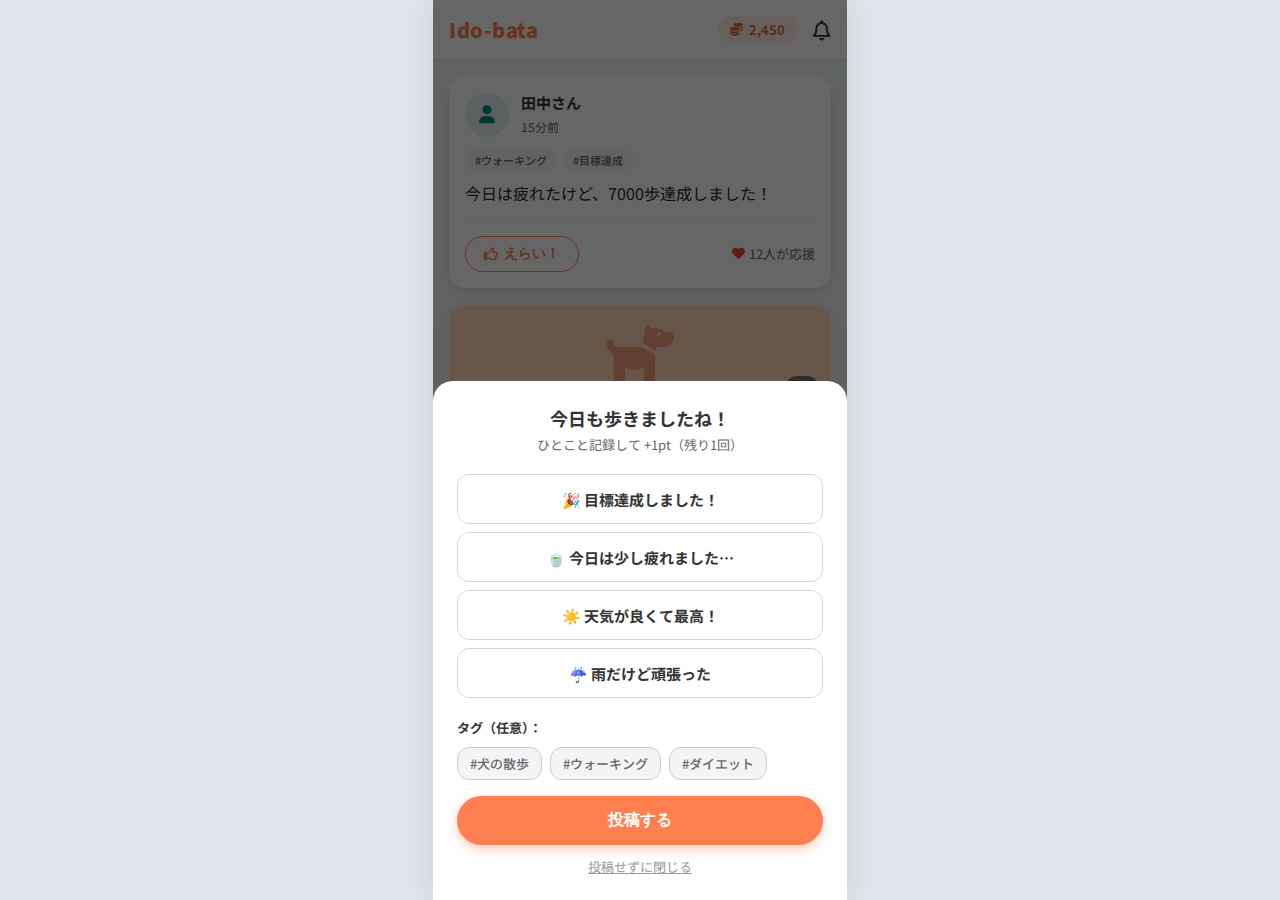
<file: ido-bata/index.html>
<!DOCTYPE html>
<html lang="ja">
<head>
    <meta charset="UTF-8">
    <meta name="viewport" content="width=device-width, initial-scale=1.0, maximum-scale=1.0, user-scalable=no">
    <title>Project Ido-bata Prototype v2.1</title>
    <link href="https://fonts.googleapis.com/css2?family=Noto+Sans+JP:wght@400;500;700;900&display=swap" rel="stylesheet">
    <link href="https://cdnjs.cloudflare.com/ajax/libs/font-awesome/6.4.0/css/all.min.css" rel="stylesheet">
    <style>
        /* CSSは前回と同じですが、念のため全て記載します */
        :root {
            --primary: #FF7F50;
            --primary-dark: #E66A3C;
            --primary-light: #FFF0E8;
            --accent: #20B2AA;
            --text-main: #333333;
            --text-sub: #666666;
            --bg-base: #F3F4F6;
            --white: #FFFFFF;
            --border: #E5E7EB;
            --shadow: 0 4px 12px rgba(0, 0, 0, 0.08);
            --safe-area-bottom: env(safe-area-inset-bottom);
        }

        * { box-sizing: border-box; -webkit-tap-highlight-color: transparent; }
        body {
            font-family: 'Noto Sans JP', sans-serif;
            background-color: #e0e5ec;
            color: var(--text-main);
            margin: 0; padding: 0;
            display: flex; justify-content: center;
            height: 100vh; overflow: hidden;
        }

        #app-container {
            width: 100%; max-width: 414px;
            background-color: var(--bg-base);
            height: 100%; position: relative;
            display: flex; flex-direction: column;
            overflow: hidden;
            box-shadow: 0 0 30px rgba(0,0,0,0.1);
        }

        /* Header */
        header {
            background-color: var(--white);
            padding: 12px 16px;
            border-bottom: 1px solid var(--border);
            display: flex; justify-content: space-between; align-items: center;
            z-index: 100; height: 60px;
        }
        .header-title { font-weight: 900; font-size: 20px; color: var(--primary); letter-spacing: 0.5px; }
        .header-actions { display: flex; align-items: center; gap: 16px; }
        .points-badge {
            background: var(--primary-light); color: var(--primary-dark);
            padding: 4px 12px; border-radius: 20px;
            font-size: 13px; font-weight: 700; display: flex; align-items: center; gap: 6px;
        }
        .notification-btn { position: relative; font-size: 20px; color: var(--text-main); cursor: pointer; }
        .noti-badge {
            position: absolute; top: -2px; right: -2px; width: 10px; height: 10px;
            background-color: #EF4444; border-radius: 50%; border: 2px solid var(--white); display: none;
        }

        /* Main */
        main { flex: 1; overflow-y: auto; padding-bottom: 90px; scroll-behavior: smooth; }
        .timeline-container { padding: 16px; }

        /* Post Card */
        .post-card {
            background: var(--white); border-radius: 16px; padding: 16px; margin-bottom: 16px;
            box-shadow: var(--shadow); transition: transform 0.2s;
        }
        .post-header { display: flex; align-items: center; margin-bottom: 12px; }
        .user-avatar {
            width: 44px; height: 44px; background-color: #E5E7EB; border-radius: 50%;
            display: flex; align-items: center; justify-content: center;
            font-size: 18px; color: #9CA3AF; margin-right: 12px; flex-shrink: 0;
        }
        .user-avatar.me { background-color: var(--primary-light); color: var(--primary); }
        .user-info h3 { margin: 0; font-size: 15px; font-weight: 700; }
        .user-info span { font-size: 12px; color: var(--text-sub); }
        .post-tags { display: flex; gap: 6px; margin-bottom: 10px; flex-wrap: wrap; }
        .tag-pill {
            background-color: #F3F4F6; color: var(--text-sub); padding: 3px 10px;
            border-radius: 12px; font-size: 11px; font-weight: 500;
        }
        .post-content { font-size: 16px; line-height: 1.6; margin-bottom: 16px; color: #1F2937; }
        .action-area {
            border-top: 1px solid #F3F4F6; padding-top: 12px;
            display: flex; justify-content: space-between; align-items: center;
        }
        .cheer-btn {
            background-color: var(--white); border: 1.5px solid var(--primary); color: var(--primary);
            padding: 8px 18px; border-radius: 24px; font-size: 14px; font-weight: 700;
            display: flex; align-items: center; gap: 6px; cursor: pointer; transition: all 0.2s;
        }
        .cheer-btn:active { transform: scale(0.95); }
        .cheer-btn.cheered { background-color: var(--primary); color: white; border-color: var(--primary); }
        .cheer-count { font-size: 13px; color: var(--text-sub); display: flex; align-items: center; gap: 4px; }

        /* Circle Card */
        .circle-recommend-card {
            background: linear-gradient(135deg, #ffffff 0%, #fef9f7 100%);
            border-radius: 16px; margin-bottom: 16px; box-shadow: 0 8px 20px rgba(255, 127, 80, 0.15);
            border: 1px solid var(--primary-light); overflow: hidden; position: relative;
        }
        .circle-header-img {
            height: 100px; background: #FFDAB9; position: relative;
            display: flex; align-items: center; justify-content: center;
            color: var(--primary-dark); font-size: 40px;
        }
        .circle-content { padding: 16px; }
        .circle-badge {
            display: inline-block; background: var(--accent); color: white;
            font-size: 11px; padding: 4px 8px; border-radius: 4px; margin-bottom: 8px; font-weight: 700;
        }
        .circle-title { font-size: 18px; font-weight: 700; margin: 0 0 4px 0; color: var(--text-main); }
        .circle-meta {
            font-size: 12px; color: var(--text-sub); display: flex; align-items: center; gap: 12px; margin-bottom: 12px;
        }
        .circle-desc { font-size: 14px; color: var(--text-main); margin-bottom: 16px; line-height: 1.5; }
        .join-btn {
            width: 100%; background: var(--primary); color: white; border: none;
            padding: 12px; border-radius: 50px; font-weight: 700; font-size: 15px;
            cursor: pointer; box-shadow: 0 4px 10px rgba(255, 127, 80, 0.3);
            display: flex; align-items: center; justify-content: center; gap: 8px;
            text-decoration: none; /* Link style reset */
        }
        .join-btn:active { transform: scale(0.98); }

        /* Notifications */
        #noti-dropdown {
            position: absolute; top: 60px; right: 16px; width: 300px; background: white;
            border-radius: 12px; box-shadow: 0 10px 40px rgba(0,0,0,0.15); z-index: 200;
            display: none; border: 1px solid var(--border);
        }
        .noti-item {
            padding: 12px 16px; border-bottom: 1px solid #f0f0f0; display: flex; gap: 12px;
            align-items: start; font-size: 13px; text-decoration: none; color: inherit;
        }
        .noti-item:hover { background-color: #fafafa; }
        .noti-icon { color: var(--accent); font-size: 16px; margin-top: 2px; }

        /* Nav */
        nav {
            position: absolute; bottom: 0; width: 100%; background-color: var(--white);
            border-top: 1px solid var(--border); display: flex; justify-content: space-around;
            padding: 10px 0 calc(10px + var(--safe-area-bottom)); z-index: 20;
        }
        .nav-item {
            display: flex; flex-direction: column; align-items: center; font-size: 10px;
            color: #9CA3AF; gap: 4px; text-decoration: none; width: 20%;
        }
        .nav-item.active { color: var(--primary); }
        .nav-item i { font-size: 22px; margin-bottom: 2px; }

        /* Modal */
        #walk-finish-modal {
            position: absolute; top: 0; left: 0; width: 100%; height: 100%;
            background: rgba(0,0,0,0.6); z-index: 1000; display: flex; flex-direction: column; justify-content: flex-end;
        }
        .modal-card {
            background: var(--white); border-radius: 20px 20px 0 0; padding: 24px;
            animation: slideUp 0.3s ease-out; max-height: 90vh; overflow-y: auto;
        }
        @keyframes slideUp { from { transform: translateY(100%); } to { transform: translateY(0); } }
        .option-btn {
            background: var(--white); border: 1px solid #D1D5DB; padding: 12px;
            border-radius: 12px; font-size: 15px; font-weight: 700; text-align: center;
            cursor: pointer; margin-bottom: 8px; display: flex; align-items: center; justify-content: center; min-height: 50px;
        }
        .option-btn.selected { border: 2px solid var(--primary); background-color: var(--primary-light); color: var(--primary); }
        .submit-btn {
            background: var(--primary); color: white; width: 100%; padding: 14px;
            border-radius: 50px; font-size: 16px; font-weight: 700; border: none; margin-top: 16px;
            box-shadow: 0 4px 12px rgba(255, 127, 80, 0.4);
        }
        
        /* Reward Overlay */
        #reward-overlay {
            position: absolute; top: 0; left: 0; width: 100%; height: 100%;
            pointer-events: none; z-index: 2000; display: none; align-items: center; justify-content: center;
        }
        .reward-badge {
            background: rgba(255, 255, 255, 0.98); padding: 24px 48px; border-radius: 20px;
            box-shadow: 0 10px 40px rgba(0,0,0,0.2); text-align: center;
            animation: popIn 0.4s cubic-bezier(0.175, 0.885, 0.32, 1.275); border: 3px solid var(--primary);
        }
        @keyframes popIn { 0% { transform: scale(0); opacity: 0; } 100% { transform: scale(1); opacity: 1; } }
    </style>
</head>
<body>

    <div id="app-container">
        <header>
            <div class="header-title">Ido-bata</div>
            <div class="header-actions">
                <div class="points-badge">
                    <i class="fas fa-coins"></i> <span id="user-points">2,450</span>
                </div>
                <div class="notification-btn" onclick="toggleNoti()">
                    <i class="far fa-bell"></i>
                    <div class="noti-badge" id="noti-badge"></div>
                </div>
            </div>
        </header>

        <div id="noti-dropdown">
            <a href="circle-detail.html" class="noti-item">
                <div class="noti-icon"><i class="fas fa-users"></i></div>
                <div>
                    <strong>サークルのお誘い</strong><br>
                    「愛犬とウォーキング部」へ招待されました
                </div>
            </a>
            <div class="noti-item">
                <div class="noti-icon"><i class="fas fa-heart" style="color:#EF4444"></i></div>
                <div>
                    <strong>田中さん</strong>があなたの投稿を応援しました
                </div>
            </div>
        </div>

        <main id="main-content">
            <div class="timeline-container" id="timeline">
                
                <div class="post-card">
                    <div class="post-header">
                        <div class="user-avatar" style="background: #E0F2F1; color: #00897B;"><i class="fas fa-user"></i></div>
                        <div class="user-info"><h3>田中さん</h3><span>15分前</span></div>
                    </div>
                    <div class="post-tags"><span class="tag-pill">#ウォーキング</span><span class="tag-pill">#目標達成</span></div>
                    <div class="post-content">今日は疲れたけど、7000歩達成しました！</div>
                    <div class="action-area">
                        <button class="cheer-btn" onclick="cheerPost(this)"><i class="far fa-thumbs-up"></i> えらい！</button>
                        <div class="cheer-count"><i class="fas fa-heart" style="color: #EF4444;"></i> 12人が応援</div>
                    </div>
                </div>

                <div class="circle-recommend-card">
                    <div class="circle-header-img">
                        <i class="fas fa-dog" style="opacity:0.5; font-size:60px;"></i>
                        <span style="position:absolute; bottom:8px; right:12px; font-size:12px; background:rgba(0,0,0,0.5); color:white; padding:2px 8px; border-radius:10px;">PR</span>
                    </div>
                    <div class="circle-content">
                        <span class="circle-badge">あなたにおすすめ</span>
                        <h3 class="circle-title">🐶 愛犬とウォーキング部</h3>
                        <div class="circle-meta">
                            <span><i class="fas fa-users"></i> メンバー 1,240人</span>
                            <span><i class="fas fa-comment-dots"></i> 1日50件の投稿</span>
                        </div>
                        <p class="circle-desc">わんちゃんと一緒に歩いている方、写真を見せ合いませんか？犬種は問いません！</p>
                        
                        <a href="circle-detail.html" class="join-btn">
                            <i class="fas fa-sign-in-alt"></i> サークルに参加する
                        </a>
                    </div>
                </div>

                <div class="post-card">
                    <div class="post-header">
                        <div class="user-avatar" style="background: #FFF3E0; color: #F57C00;"><i class="fas fa-user"></i></div>
                        <div class="user-info"><h3>鈴木さん</h3><span>32分前</span></div>
                    </div>
                    <div class="post-tags"><span class="tag-pill">#健康管理</span><span class="tag-pill">#血圧</span></div>
                    <div class="post-content">今朝の血圧は128/82。お酢を飲み始めてから調子がいいみたい。</div>
                    <div class="action-area">
                        <button class="cheer-btn" onclick="cheerPost(this)"><i class="far fa-thumbs-up"></i> すごい！</button>
                        <div class="cheer-count"><i class="fas fa-heart" style="color: #EF4444;"></i> 8人が応援</div>
                    </div>
                </div>

            </div>
        </main>

        <nav>
            <a href="#" class="nav-item"><i class="fas fa-shoe-prints"></i>歩数</a>
            <a href="#" class="nav-item active"><i class="fas fa-comments"></i>広場</a>
            
            <a href="circle-detail.html" class="nav-item">
                <i class="fas fa-users"></i>サークル
            </a>
            
            <a href="#" class="nav-item"><i class="fas fa-gift"></i>交換</a>
            <a href="#" class="nav-item"><i class="fas fa-cog"></i>設定</a>
        </nav>

        <div id="walk-finish-modal">
            <div class="modal-card">
                <h2 style="text-align:center; font-size:18px; margin:0 0 4px 0;">今日も歩きましたね！</h2>
                <p style="text-align:center; color:#666; font-size:13px; margin:0 0 20px 0;">ひとこと記録して +1pt（残り1回）</p>
                <div class="option-btn" onclick="selectOption(this)">🎉 目標達成しました！</div>
                <div class="option-btn" onclick="selectOption(this)">🍵 今日は少し疲れました…</div>
                <div class="option-btn" onclick="selectOption(this)">☀️ 天気が良くて最高！</div>
                <div class="option-btn" onclick="selectOption(this)">☔️ 雨だけど頑張った</div>
                <div style="margin:20px 0 10px 0; font-size:13px; font-weight:700;">タグ（任意）：</div>
                <div style="display:flex; gap:8px; flex-wrap:wrap;">
                    <span class="tag-pill" style="border:1px solid #ccc; padding:6px 12px; font-size:13px;" onclick="toggleTag(this)">#犬の散歩</span>
                    <span class="tag-pill" style="border:1px solid #ccc; padding:6px 12px; font-size:13px;" onclick="toggleTag(this)">#ウォーキング</span>
                    <span class="tag-pill" style="border:1px solid #ccc; padding:6px 12px; font-size:13px;" onclick="toggleTag(this)">#ダイエット</span>
                </div>
                <button class="submit-btn" onclick="submitPost()">投稿する</button>
                <div style="text-align:center; margin-top:12px; font-size:13px; color:#999; text-decoration:underline;" onclick="closeModal()">投稿せずに閉じる</div>
            </div>
        </div>
        <div id="reward-overlay">
            <div class="reward-badge">
                <div style="font-size:32px; color:var(--primary); font-weight:900;">+1 pt</div>
                <div style="font-size:14px; color:#333; margin-top:4px;">ナイス投稿！</div>
            </div>
        </div>

    </div>

    <script>
        // JS Logic (Same as before)
        let selectedMessage = "";
        let currentPoints = 2450;
        let isNotiOpen = false;

        function selectOption(el) {
            document.querySelectorAll('.option-btn').forEach(btn => btn.classList.remove('selected'));
            el.classList.add('selected');
            selectedMessage = el.innerText.replace(/[\u2700-\u27BF]|[\uE000-\uF8FF]|\uD83C[\uDC00-\uDFFF]|\uD83D[\uDC00-\uDFFF]|[\u2011-\u26FF]|\uD83E[\uDD10-\uDDFF]/g, '').trim();
        }
        function toggleTag(el) {
            if(el.style.backgroundColor === 'rgb(32, 178, 170)') {
                 el.style.backgroundColor = ''; el.style.color = '#666'; el.style.borderColor = '#ccc';
            } else {
                el.style.backgroundColor = '#20B2AA'; el.style.color = 'white'; el.style.borderColor = '#20B2AA';
            }
        }
        function closeModal() { document.getElementById('walk-finish-modal').style.display = 'none'; }
        function toggleNoti() {
            const dropdown = document.getElementById('noti-dropdown');
            const badge = document.getElementById('noti-badge');
            if(isNotiOpen) { dropdown.style.display = 'none'; } 
            else { dropdown.style.display = 'block'; badge.style.display = 'none'; }
            isNotiOpen = !isNotiOpen;
        }
        function showReward(points) {
            const overlay = document.getElementById('reward-overlay');
            const txt = overlay.querySelector('div div:first-child');
            txt.innerText = `+${points} pt`;
            overlay.style.display = 'flex';
            currentPoints += points;
            setTimeout(() => {
                document.getElementById('user-points').innerText = currentPoints.toLocaleString();
                overlay.style.display = 'none';
            }, 1500);
        }
        function submitPost() {
            if(!selectedMessage) { alert("メッセージを選んでください"); return; }
            closeModal(); showReward(1);
            const timeline = document.getElementById('timeline');
            const html = `
                <div class="post-card" style="border: 2px solid var(--primary-light);">
                    <div class="post-header"><div class="user-avatar me"><i class="fas fa-user"></i></div><div class="user-info"><h3>わたし</h3><span>たった今</span></div></div>
                    <div class="post-content">${selectedMessage}</div>
                    <div class="action-area"><div class="cheer-count" style="color:var(--primary); font-weight:bold;"><i class="fas fa-spinner fa-spin"></i> みんなが見ています...</div></div>
                </div>`;
            timeline.insertAdjacentHTML('afterbegin', html);
            setTimeout(() => {
                const badge = document.getElementById('noti-badge'); badge.style.display = 'block';
                const newPost = timeline.firstElementChild;
                newPost.querySelector('.action-area').innerHTML = `<button class="cheer-btn" onclick="cheerPost(this)"><i class="far fa-thumbs-up"></i> えらい！</button><div class="cheer-count"><i class="fas fa-heart" style="color:#EF4444"></i> 1人が応援</div>`;
            }, 3000);
        }
        function cheerPost(btn) {
            if(btn.classList.contains('cheered')) return;
            btn.classList.add('cheered'); btn.innerHTML = '<i class="fas fa-check"></i> 応援済';
            showReward(1);
            const countEl = btn.nextElementSibling;
            let count = parseInt(countEl.innerText.replace(/[^0-9]/g, ''));
            countEl.innerHTML = `<i class="fas fa-heart" style="color:#EF4444"></i> ${count + 1}人が応援`;
        }
        window.onload = function() {
            setTimeout(() => { document.getElementById('noti-badge').style.display = 'block'; }, 1000);
        }
    </script>
</body>
</html>
</file>
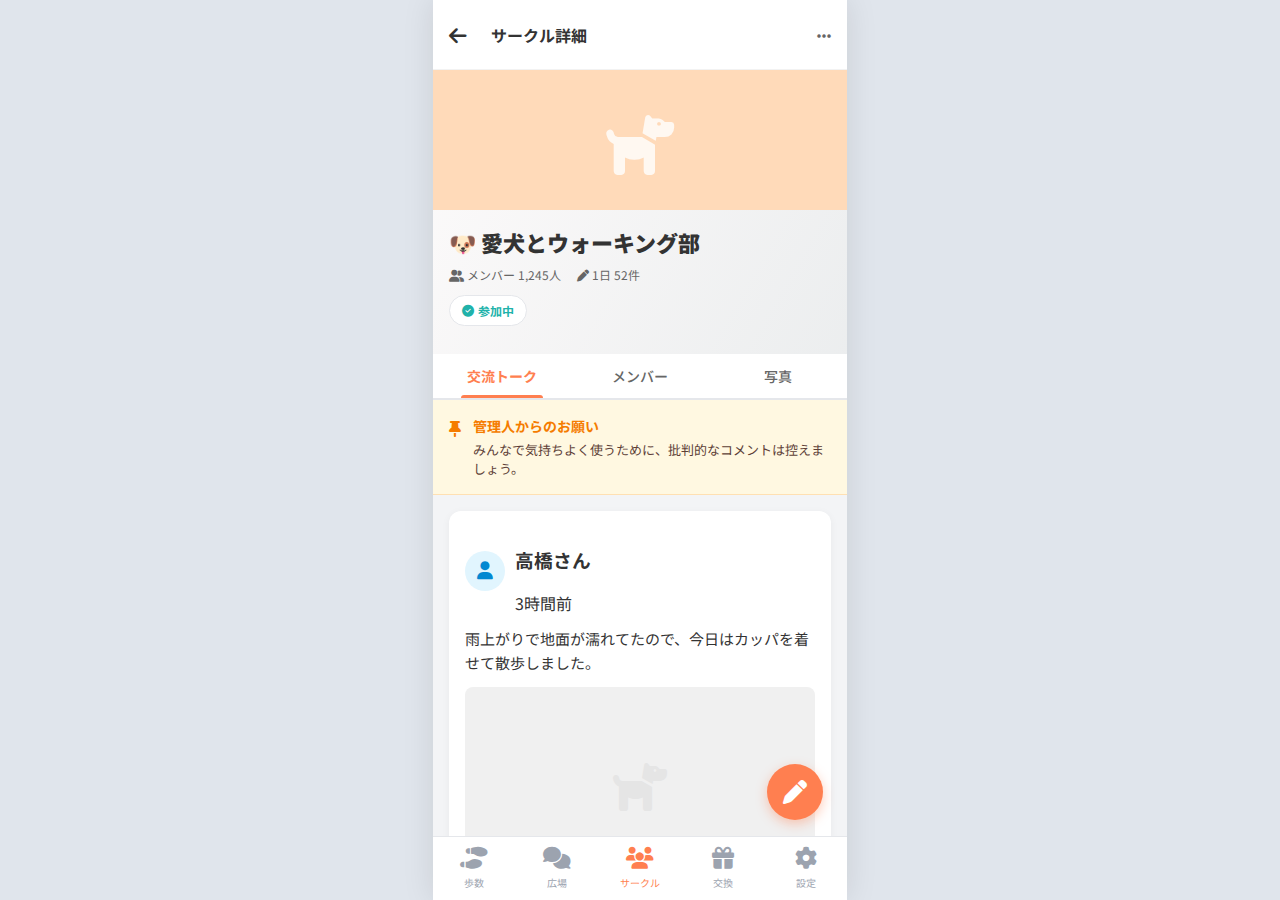
<file: ido-bata/circle-detail.html>
<!DOCTYPE html>
<html lang="ja">
<head>
    <meta charset="UTF-8">
    <meta name="viewport" content="width=device-width, initial-scale=1.0, maximum-scale=1.0, user-scalable=no">
    <title>愛犬とウォーキング部 - Ido-bata</title>
    <link href="https://fonts.googleapis.com/css2?family=Noto+Sans+JP:wght@400;500;700;900&display=swap" rel="stylesheet">
    <link href="https://cdnjs.cloudflare.com/ajax/libs/font-awesome/6.4.0/css/all.min.css" rel="stylesheet">
    <style>
        :root {
            --primary: #FF7F50;
            --primary-light: #FFF0E8;
            --accent: #20B2AA;
            --text-main: #333333;
            --text-sub: #666666;
            --bg-base: #F3F4F6;
            --white: #FFFFFF;
            --border: #E5E7EB;
            --shadow: 0 4px 12px rgba(0, 0, 0, 0.08);
            --safe-area-bottom: env(safe-area-inset-bottom);
        }

        * { box-sizing: border-box; -webkit-tap-highlight-color: transparent; }
        body {
            font-family: 'Noto Sans JP', sans-serif;
            background-color: #e0e5ec;
            color: var(--text-main);
            margin: 0; padding: 0;
            display: flex; justify-content: center;
            height: 100vh; overflow: hidden;
        }

        #app-container {
            width: 100%; max-width: 414px;
            background-color: var(--bg-base);
            height: 100%; position: relative;
            display: flex; flex-direction: column;
            overflow: hidden;
            box-shadow: 0 0 30px rgba(0,0,0,0.1);
        }

        /* Header */
        .circle-header { background-color: var(--white); position: relative; z-index: 10; }
        .nav-bar {
            padding: 12px 16px; display: flex; align-items: center; gap: 16px;
            border-bottom: 1px solid rgba(0,0,0,0.05);
        }
        /* ★LINK: Back Button Style */
        .back-btn {
            font-size: 20px; color: var(--text-main); cursor: pointer;
            padding: 8px; margin-left: -8px; text-decoration: none;
        }
        .header-title { font-weight: 700; font-size: 16px; }

        /* Hero Section */
        .hero-section {
            background: linear-gradient(120deg, #fdfbfb 0%, #ebedee 100%);
            padding-bottom: 0; border-bottom: 1px solid var(--border);
        }
        .cover-image {
            width: 100%; height: 140px; background-color: #FFDAB9;
            position: relative; overflow: hidden;
            display: flex; align-items: center; justify-content: center;
        }
        .cover-icon { font-size: 60px; color: rgba(255,255,255,0.8); }

        .circle-info { padding: 16px; }
        .circle-name { font-size: 22px; font-weight: 900; margin: 0 0 8px 0; color: var(--text-main); }
        .circle-stats { font-size: 12px; color: var(--text-sub); display: flex; gap: 16px; margin-bottom: 12px; }
        .join-status-btn {
            background: var(--white); border: 1px solid var(--border);
            padding: 6px 12px; border-radius: 20px; font-size: 12px; font-weight: 700;
            color: var(--accent); display: inline-flex; align-items: center; gap: 4px;
        }

        /* Tabs */
        .tabs { display: flex; background: var(--white); border-bottom: 1px solid var(--border); margin-top: 12px; }
        .tab-item {
            flex: 1; text-align: center; padding: 12px 0;
            font-size: 14px; color: var(--text-sub); font-weight: 500;
            position: relative; cursor: pointer;
        }
        .tab-item.active { color: var(--primary); font-weight: 700; }
        .tab-item.active::after {
            content: ''; position: absolute; bottom: 0; left: 20%; width: 60%;
            height: 3px; background: var(--primary); border-radius: 3px 3px 0 0;
        }

        /* Main Content Area */
        main { flex: 1; overflow-y: auto; padding: 0 0 100px 0; scroll-behavior: smooth; }
        
        /* Tab Views Control */
        .view-section { display: none; animation: fadeIn 0.3s ease; }
        .view-section.active-view { display: block; }
        @keyframes fadeIn { from { opacity: 0; } to { opacity: 1; } }

        /* --- Feed View Styles --- */
        .pinned-post { background: #FFF8E1; padding: 16px; border-bottom: 1px solid #FFE0B2; display: flex; gap: 12px; }
        .post-list { padding: 16px; }
        .c-post-card {
            background: var(--white); border-radius: 12px; padding: 16px;
            margin-bottom: 16px; box-shadow: 0 2px 8px rgba(0,0,0,0.05);
        }
        .c-post-header { display: flex; justify-content: space-between; margin-bottom: 12px; }
        .c-user { display: flex; gap: 10px; align-items: center; }
        .c-avatar {
            width: 40px; height: 40px; border-radius: 50%; background: #eee;
            display: flex; align-items: center; justify-content: center; font-size: 18px; color: #999;
        }
        .c-body { font-size: 15px; line-height: 1.6; margin-bottom: 12px; }
        .c-image {
            width: 100%; height: 200px; background-color: #f0f0f0; border-radius: 8px;
            margin-bottom: 12px; display: flex; align-items: center; justify-content: center; color: #ccc;
        }
        .c-footer { border-top: 1px solid #f0f0f0; padding-top: 10px; display: flex; gap: 16px; }
        .c-action { font-size: 13px; color: var(--text-sub); display: flex; align-items: center; gap: 6px; cursor: pointer; }

        /* --- Member View Styles --- */
        .member-list { background: var(--white); }
        .member-header {
            padding: 12px 16px; background: #F9FAFB; font-size: 13px;
            font-weight: 700; color: #666; border-bottom: 1px solid #eee;
        }
        .member-item {
            padding: 16px; border-bottom: 1px solid #f0f0f0; display: flex;
            align-items: center; justify-content: space-between;
        }
        .m-info { display: flex; align-items: center; gap: 12px; }
        .m-name { font-size: 15px; font-weight: 700; margin-bottom: 2px; }
        .m-badge { font-size: 11px; color: var(--primary); border: 1px solid var(--primary); padding: 1px 6px; border-radius: 4px; margin-left: 6px;}
        .m-sub { font-size: 12px; color: #999; }
        .hello-btn {
            padding: 6px 12px; background: var(--primary-light); color: var(--primary);
            border-radius: 20px; font-size: 12px; font-weight: 700; border: none; cursor: pointer;
        }
        .hello-btn.done { background: #eee; color: #999; }

        /* --- Gallery View Styles --- */
        .gallery-grid {
            display: grid; grid-template-columns: repeat(3, 1fr); gap: 2px;
            padding-top: 2px;
        }
        .gallery-item {
            position: relative; width: 100%; padding-bottom: 100%; /* Square */
            background: #ddd; overflow: hidden; cursor: pointer;
        }
        .gallery-img {
            position: absolute; top: 0; left: 0; width: 100%; height: 100%;
            object-fit: cover; transition: transform 0.3s;
        }
        .gallery-item:hover .gallery-img { transform: scale(1.05); }

        /* FAB */
        .fab-btn {
            position: absolute; bottom: 80px; right: 24px; width: 56px; height: 56px;
            background: var(--primary); color: white; border-radius: 50%;
            display: flex; align-items: center; justify-content: center; font-size: 24px;
            box-shadow: 0 4px 12px rgba(255, 127, 80, 0.4); cursor: pointer; z-index: 100;
        }

        /* Nav */
        nav {
            position: absolute; bottom: 0; width: 100%; background-color: var(--white);
            border-top: 1px solid var(--border); display: flex; justify-content: space-around;
            padding: 10px 0 calc(10px + var(--safe-area-bottom)); z-index: 20;
        }
        .nav-item {
            display: flex; flex-direction: column; align-items: center; font-size: 10px;
            color: #9CA3AF; gap: 4px; text-decoration: none; width: 20%;
        }
        .nav-item.active { color: var(--primary); }
        .nav-item i { font-size: 22px; margin-bottom: 2px; }

        /* Image Modal */
        #img-modal {
            position: absolute; top:0; left:0; width:100%; height:100%;
            background: rgba(0,0,0,0.9); z-index: 2000; display: none;
            flex-direction: column; justify-content: center; align-items: center;
        }
        #img-modal img { max-width: 100%; max-height: 80%; }
        .close-modal { position: absolute; top: 40px; right: 20px; color: white; font-size: 30px; cursor: pointer; }

    </style>
</head>
<body>

    <div id="app-container">
        <div class="circle-header">
            <div class="nav-bar">
                <a href="index.html" class="back-btn">
                    <i class="fas fa-arrow-left"></i>
                </a>
                <div class="header-title">サークル詳細</div>
                <div style="margin-left:auto; color:#666;"><i class="fas fa-ellipsis-h"></i></div>
            </div>
        </div>

        <main>
            <div class="hero-section">
                <div class="cover-image">
                    <div class="cover-icon"><i class="fas fa-dog"></i></div>
                </div>
                <div class="circle-info">
                    <h1 class="circle-name">
                        🐶 愛犬とウォーキング部
                    </h1>
                    <div class="circle-stats">
                        <span><i class="fas fa-user-friends"></i> メンバー 1,245人</span>
                        <span><i class="fas fa-pen"></i> 1日 52件</span>
                    </div>
                    <div class="join-status-btn">
                        <i class="fas fa-check-circle"></i> 参加中
                    </div>
                </div>

                <div class="tabs">
                    <div class="tab-item active" onclick="switchTab('feed', this)">交流トーク</div>
                    <div class="tab-item" onclick="switchTab('members', this)">メンバー</div>
                    <div class="tab-item" onclick="switchTab('gallery', this)">写真</div>
                </div>
            </div>

            <div id="view-feed" class="view-section active-view">
                <div class="pinned-post">
                    <div style="color:#F57C00;"><i class="fas fa-thumbtack"></i></div>
                    <div>
                        <h4 style="margin:0 0 4px 0; font-size:14px; color:#F57C00;">管理人からのお願い</h4>
                        <p style="margin:0; font-size:13px; color:#5D4037;">みんなで気持ちよく使うために、批判的なコメントは控えましょう。</p>
                    </div>
                </div>

                <div class="post-list">
                    <div class="c-post-card">
                        <div class="c-post-header">
                            <div class="c-user">
                                <div class="c-avatar" style="background:#E1F5FE; color:#0288D1;"><i class="fas fa-user"></i></div>
                                <div class="c-meta"><h3>高橋さん</h3><span>3時間前</span></div>
                            </div>
                        </div>
                        <div class="c-body">雨上がりで地面が濡れてたので、今日はカッパを着せて散歩しました。</div>
                        <div class="c-image">
                            <i class="fas fa-dog" style="font-size:48px; opacity:0.3;"></i>
                        </div>
                        <div class="c-footer">
                            <div class="c-action" onclick="toggleLike(this)"><i class="far fa-heart"></i> 応援 24</div>
                            <div class="c-action"><i class="far fa-comment"></i> コメント 3</div>
                        </div>
                    </div>
                    <div class="c-post-card">
                        <div class="c-post-header">
                            <div class="c-user">
                                <div class="c-avatar" style="background:#FCE4EC; color:#C2185B;"><i class="fas fa-user"></i></div>
                                <div class="c-meta"><h3>渡辺さん</h3><span>5時間前</span></div>
                            </div>
                        </div>
                        <div class="c-body">公園の桜が咲き始めましたよ🌸皆さんの近くはどうですか？</div>
                        <div class="c-footer">
                            <div class="c-action" onclick="toggleLike(this)"><i class="far fa-heart"></i> 応援 18</div>
                            <div class="c-action"><i class="far fa-comment"></i> コメント 0</div>
                        </div>
                    </div>
                </div>
            </div>

            <div id="view-members" class="view-section">
                <div class="member-list">
                    <div class="member-header">運営・管理人</div>
                    <div class="member-item">
                        <div class="m-info">
                            <div class="c-avatar" style="background:#333; color:#fff;"><i class="fas fa-user-shield"></i></div>
                            <div>
                                <div class="m-name">事務局わんこ <span class="m-badge">公式</span></div>
                                <div class="m-sub">いつも見守っています</div>
                            </div>
                        </div>
                    </div>
                    <div class="member-item">
                        <div class="m-info">
                            <div class="c-avatar" style="background:#FFEB3B; color:#F57F17;"><i class="fas fa-crown"></i></div>
                            <div>
                                <div class="m-name">リーダー佐々木 <span class="m-badge">管理人</span></div>
                                <div class="m-sub">柴犬2匹飼ってます</div>
                            </div>
                        </div>
                        <button class="hello-btn" onclick="sayHello(this)">挨拶</button>
                    </div>

                    <div class="member-header">メンバー (1,243名)</div>
                    <div class="member-item">
                        <div class="m-info">
                            <div class="c-avatar" style="background:#E1F5FE; color:#0288D1;"><i class="fas fa-user"></i></div>
                            <div>
                                <div class="m-name">高橋さん</div>
                                <div class="m-sub">3時間前にログイン</div>
                            </div>
                        </div>
                        <button class="hello-btn" onclick="sayHello(this)">挨拶</button>
                    </div>
                    <div class="member-item">
                        <div class="m-info">
                            <div class="c-avatar" style="background:#FCE4EC; color:#C2185B;"><i class="fas fa-user"></i></div>
                            <div>
                                <div class="m-name">渡辺さん</div>
                                <div class="m-sub">今日 6,000歩</div>
                            </div>
                        </div>
                        <button class="hello-btn" onclick="sayHello(this)">挨拶</button>
                    </div>
                    <div class="member-item">
                        <div class="m-info">
                            <div class="c-avatar" style="background:#E8F5E9; color:#2E7D32;"><i class="fas fa-user"></i></div>
                            <div>
                                <div class="m-name">加藤さん</div>
                                <div class="m-sub">トイプードル大好き</div>
                            </div>
                        </div>
                        <button class="hello-btn" onclick="sayHello(this)">挨拶</button>
                    </div>
                </div>
            </div>

            <div id="view-gallery" class="view-section">
                <div class="gallery-grid">
                    <div class="gallery-item" onclick="openImage(this, '#FFCCBC')">
                        <div class="gallery-img" style="background:#FFCCBC; display:flex; align-items:center; justify-content:center; color:white; font-size:30px;"><i class="fas fa-dog"></i></div>
                    </div>
                    <div class="gallery-item" onclick="openImage(this, '#C5CAE9')">
                        <div class="gallery-img" style="background:#C5CAE9; display:flex; align-items:center; justify-content:center; color:white; font-size:30px;"><i class="fas fa-tree"></i></div>
                    </div>
                    <div class="gallery-item" onclick="openImage(this, '#B2DFDB')">
                        <div class="gallery-img" style="background:#B2DFDB; display:flex; align-items:center; justify-content:center; color:white; font-size:30px;"><i class="fas fa-sun"></i></div>
                    </div>
                    <div class="gallery-item" onclick="openImage(this, '#F0F4C3')">
                        <div class="gallery-img" style="background:#F0F4C3; display:flex; align-items:center; justify-content:center; color:white; font-size:30px;"><i class="fas fa-paw"></i></div>
                    </div>
                    <div class="gallery-item" onclick="openImage(this, '#E1BEE7')">
                        <div class="gallery-img" style="background:#E1BEE7; display:flex; align-items:center; justify-content:center; color:white; font-size:30px;"><i class="fas fa-camera"></i></div>
                    </div>
                    <div class="gallery-item" onclick="openImage(this, '#FFAB91')">
                        <div class="gallery-img" style="background:#FFAB91; display:flex; align-items:center; justify-content:center; color:white; font-size:30px;"><i class="fas fa-bone"></i></div>
                    </div>
                </div>
                <div style="padding:20px; text-align:center; color:#999; font-size:13px;">
                    これ以上は読み込めません
                </div>
            </div>

        </main>

        <div class="fab-btn" id="fab-btn" onclick="alert('投稿機能は前回と同じです')">
            <i class="fas fa-pen"></i>
        </div>

        <nav>
            <a href="index.html" class="nav-item"><i class="fas fa-shoe-prints"></i>歩数</a>
            <a href="index.html" class="nav-item"><i class="fas fa-comments"></i>広場</a>
            
            <a href="#" class="nav-item active"><i class="fas fa-users"></i>サークル</a>
            <a href="#" class="nav-item"><i class="fas fa-gift"></i>交換</a>
            <a href="#" class="nav-item"><i class="fas fa-cog"></i>設定</a>
        </nav>

        <div id="img-modal" onclick="this.style.display='none'">
            <div class="close-modal">&times;</div>
            <div id="modal-img-content" style="width:300px; height:300px; background:white; display:flex; align-items:center; justify-content:center; font-size:100px; color:rgba(0,0,0,0.2);">
                <i class="fas fa-dog"></i>
            </div>
            <div style="color:white; margin-top:20px;">タップして閉じる</div>
        </div>

    </div>

    <script>
        // Tab Switching Logic
        function switchTab(tabName, element) {
            // Update Tab UI
            document.querySelectorAll('.tab-item').forEach(el => el.classList.remove('active'));
            element.classList.add('active');

            // Update View Content
            document.querySelectorAll('.view-section').forEach(el => el.classList.remove('active-view'));
            
            if (tabName === 'feed') {
                document.getElementById('view-feed').classList.add('active-view');
                document.getElementById('fab-btn').style.display = 'flex';
            } else if (tabName === 'members') {
                document.getElementById('view-members').classList.add('active-view');
                document.getElementById('fab-btn').style.display = 'none';
            } else if (tabName === 'gallery') {
                document.getElementById('view-gallery').classList.add('active-view');
                document.getElementById('fab-btn').style.display = 'flex'; // Allow photo upload
            }
        }

        // Like Interaction
        function toggleLike(el) {
            const icon = el.querySelector('i');
            if (icon.classList.contains('far')) {
                icon.classList.remove('far'); icon.classList.add('fas');
                icon.style.color = '#EF4444'; el.style.color = '#EF4444';
                let text = el.innerText;
                let num = parseInt(text.replace(/[^0-9]/g, ''));
                el.innerHTML = `<i class="fas fa-heart" style="color:#EF4444;"></i> 応援 ${num + 1}`;
            }
        }

        // Say Hello Interaction
        function sayHello(btn) {
            if(btn.classList.contains('done')) return;
            btn.innerText = "挨拶済";
            btn.classList.add('done');
            alert("挨拶を送りました！\n相手に通知が届きます。");
        }

        // Image Modal
        function openImage(el, color) {
            const modal = document.getElementById('img-modal');
            const content = document.getElementById('modal-img-content');
            const iconClass = el.querySelector('i').className;
            
            content.style.backgroundColor = color;
            content.innerHTML = `<i class="${iconClass}" style="color:white;"></i>`;
            
            modal.style.display = 'flex';
        }
    </script>
</body>
</html>
</file>
